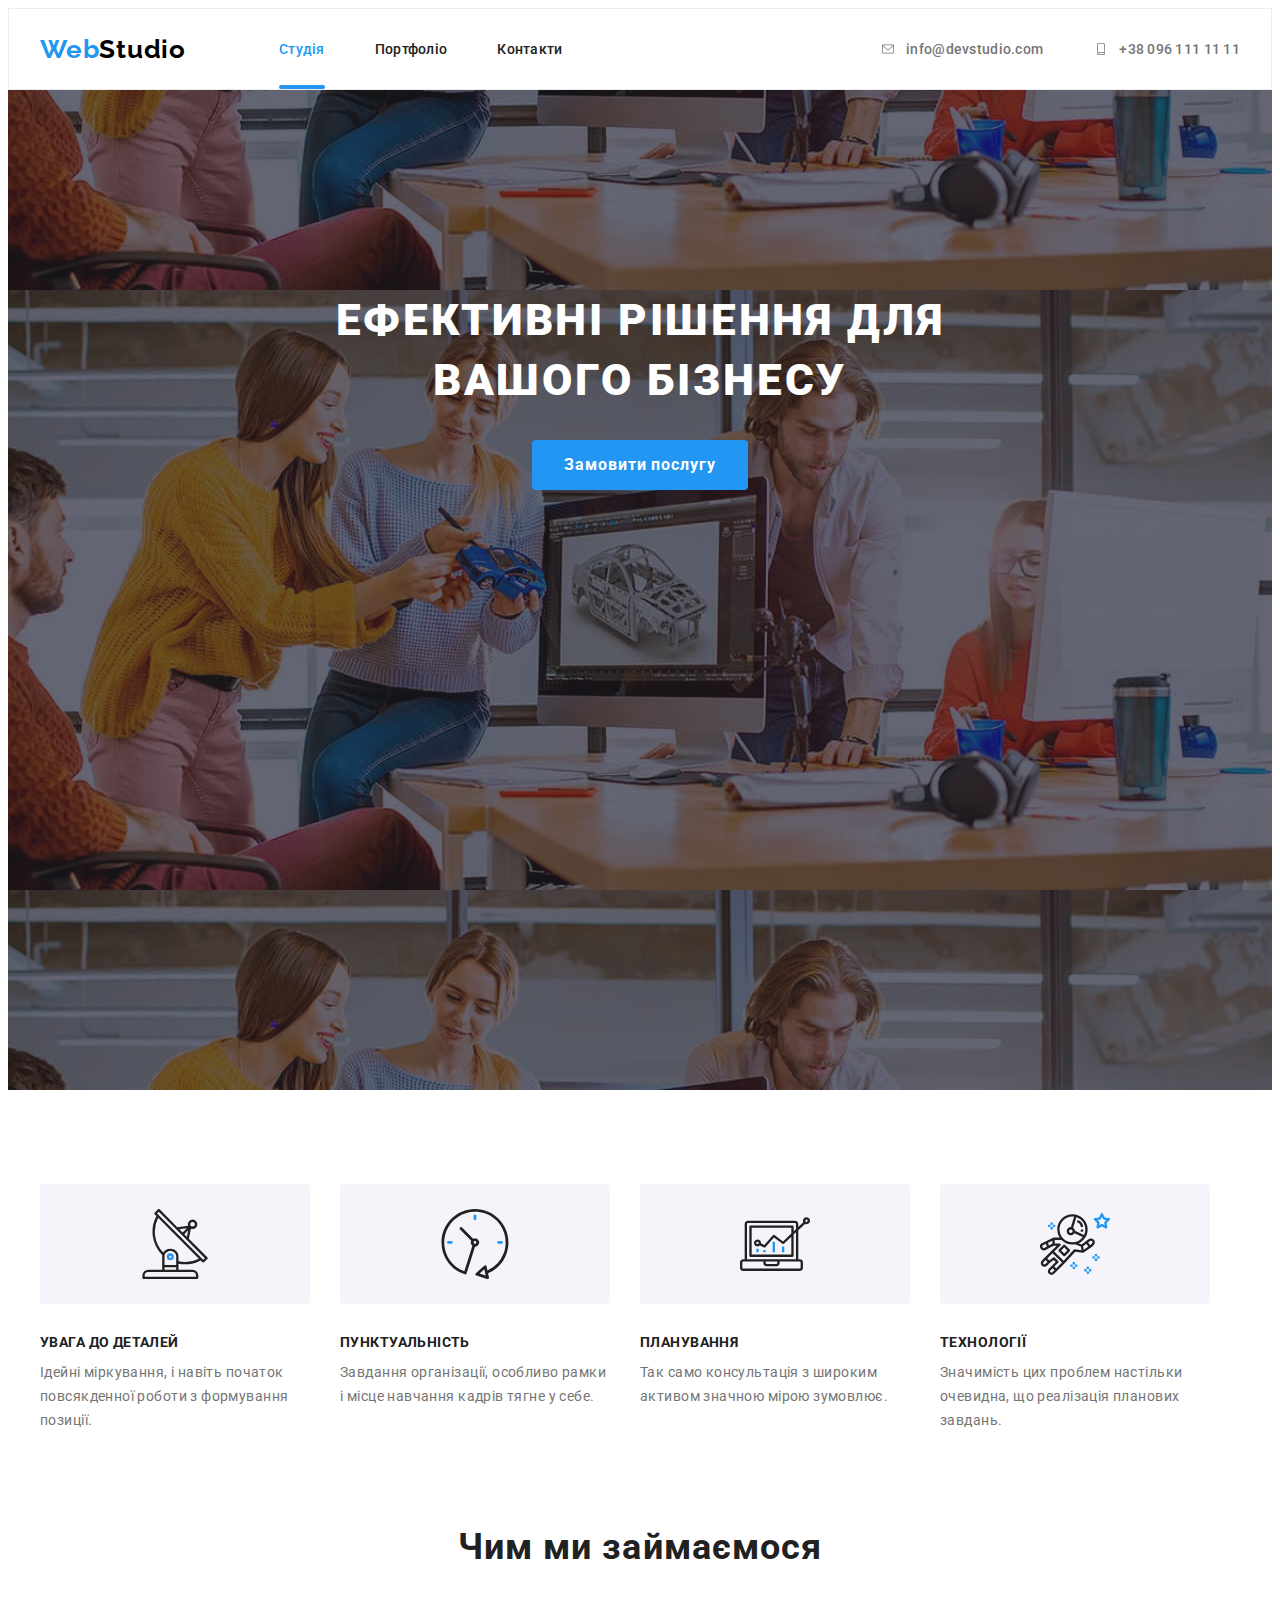
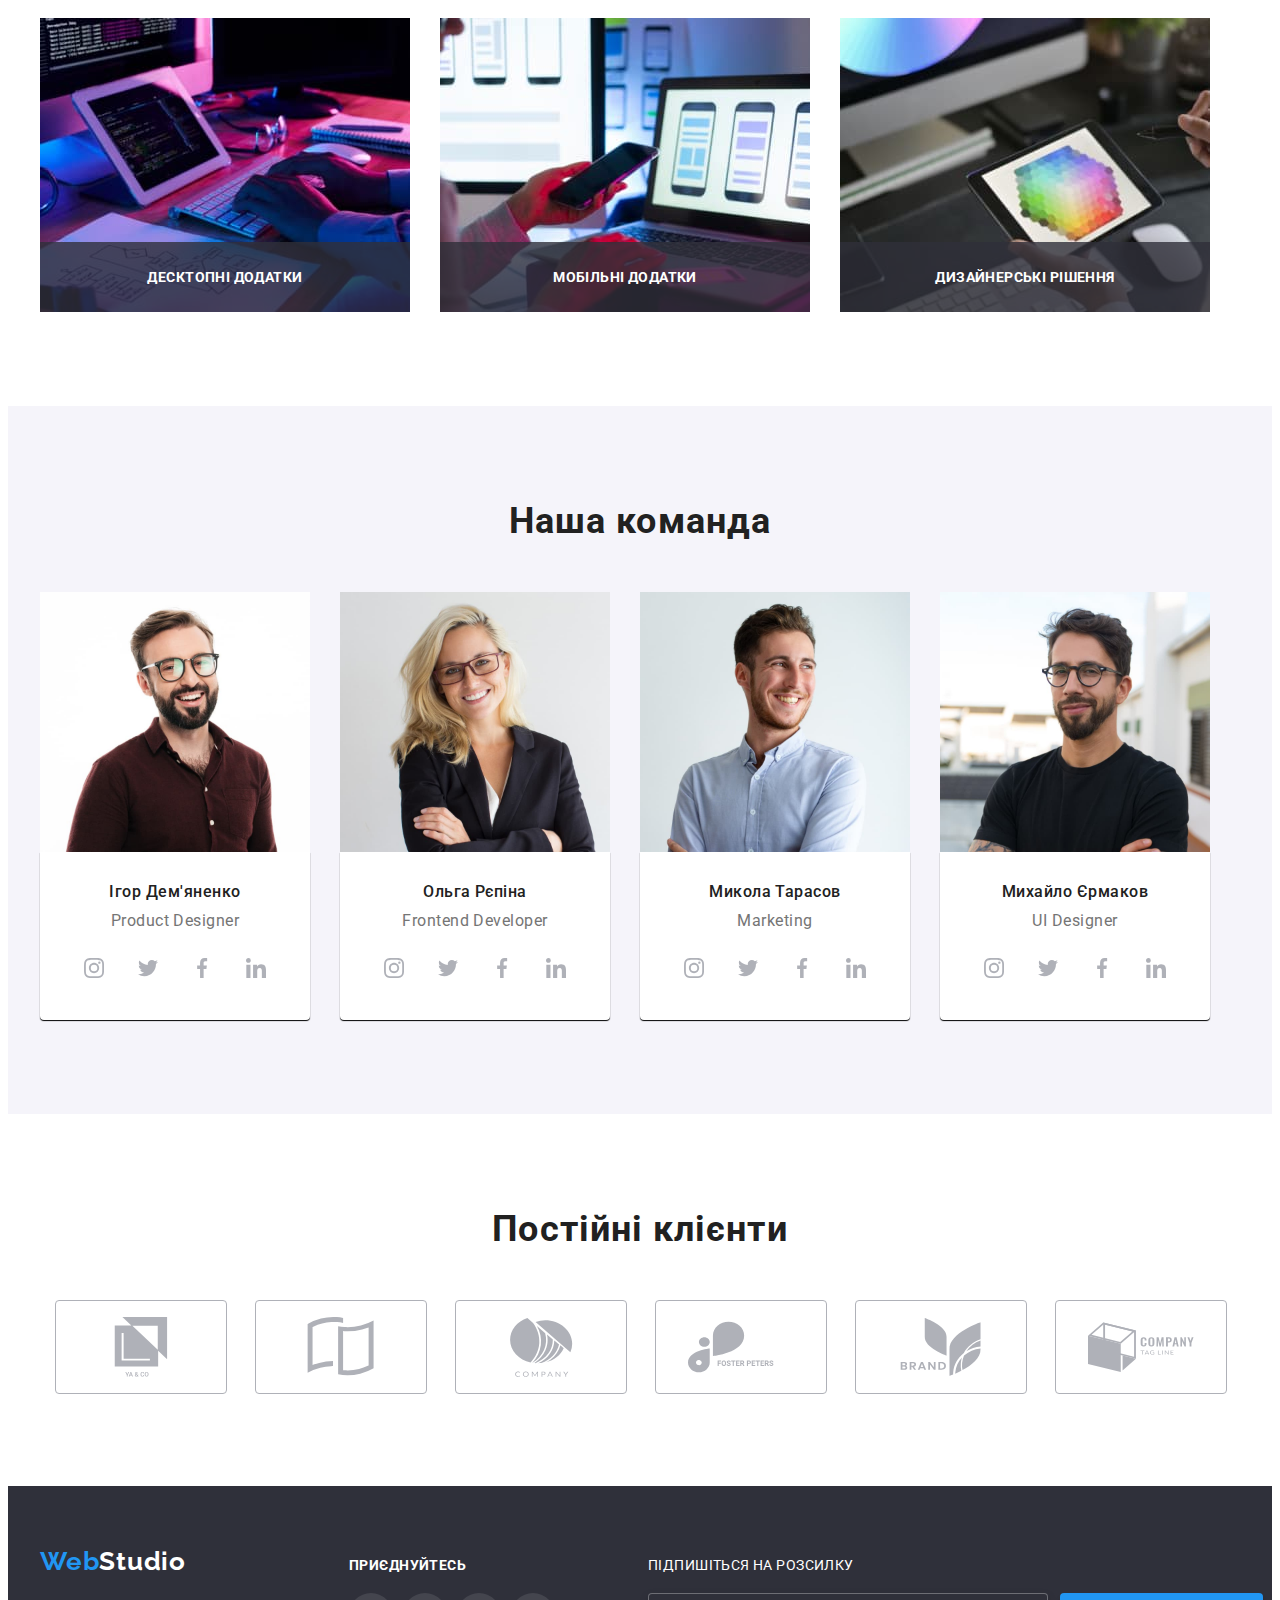
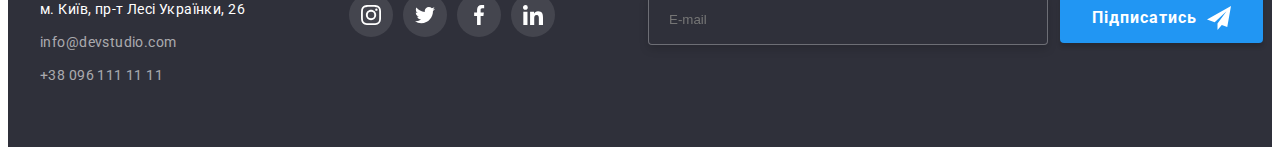
<file: index.html>
<!DOCTYPE html>
<html lang="uk">
  <head>
    <meta charset="UTF-8" />
    <meta http-equiv="X-UA-Compatible" content="IE=edge" />
    <meta name="viewport" content="width=device-width, initial-scale=1.0" />
    <title>WebStudio</title>
    <!-- modern-normalize -->
    <link
      rel="stylesheet"
      href="https://cdnjs.cloudflare.com/ajax/libs/modern-normalize/1.1.0/modern-normalize.min.css"
      integrity="sha512-wpPYUAdjBVSE4KJnH1VR1HeZfpl1ub8YT/NKx4PuQ5NmX2tKuGu6U/JRp5y+Y8XG2tV+wKQpNHVUX03MfMFn9Q=="
      crossorigin="anonymous"
      referrerpolicy="no-referrer"
    />
    <!-- fonts -->
    <link
      href="https://fonts.googleapis.com/css2?family=Raleway:wght@700&family=Roboto:wght@400;500;700;900&display=swap"
      rel="stylesheet"
    />
    <!-- styles css -->
    <link rel="stylesheet" href="./css/main.min.css">
    <!-- <link rel="stylesheet" href="./css/styles.css" /> -->
  </head>
  <body> 
    <header class="header">
      <div class="header-container container">
        <nav class="header-nav">
          <a href="./index.html" class="logo header-link"
            >Web<span class="name">Studio</span></a
          >
          <ul class="header-list site-nav list">
            <li class="header-item nav-list">
              <a href="" class="link currentlink current">Студія</a>
            </li>
            <li class="header-item nav-list">
              <a href="./portfolio.html" class="link">Портфоліо</a>
            </li>
            <li class="header-item nav-list">
              <a href="" class="link">Контакти</a>
            </li>
          </ul>
        </nav>
        <ul class="site-contact list">
          <li class=" nav-list">
            <a href="mailto:info@devstudio.com" class="header-link link">
              <svg class="header-icon" width="16" height="12">
                <use href="./img/icons/icons.svg#icon-envelope"></use>
              </svg>
              info@devstudio.com
            </a>
          </li>
          <li class="header-contact nav-list">
            <a href="tel:380961111111" class="header-link link">
              <svg class="header-icon" width="16" height="12">
                <use href="./img/icons/icons.svg#icon-smartphone"></use>
              </svg>
              +38 096 111 11 11</a
            >
          </li>
        </ul>
      </div>
    </header>
    <main>
      <section class="hero section">
        <div class="container">
          <h1 class="hero-title">Ефективні рішення для вашого бізнесу</h1>
          <button type="button" class="hero-button" data-modal-open >Замовити послугу</button>
        </div>
      </section>
      <section class="features__section section">
        <div class="features__container container">
          <h2 class="visually-hidden">Особистості</h2>
          <ul class="features__list list">
            <li class="features__descr">
              <div class="features__wrapper">
                <svg class="features__item" width="70" height="70">
                  <use href="./img/icons/icons.svg#icon-antenna"></use>
                </svg>
              </div>
              <h3 class="feature__title">Увага до деталей</h3>
              <p class="feature__examples">
                Ідейні міркування, і навіть початок повсякденної роботи з
                формування позиції.
              </p>
            </li>
            <li class="features__descr">
              <div class="features__wrapper">
                <svg class="features__item" width="70" height="70">
                  <use href="./img/icons/icons.svg#icon-clock"></use>
                </svg>
              </div>
              <h3 class="feature__title">Пунктуальність</h3>
              <p class="feature__examples">
                Завдання організації, особливо рамки і місце навчання кадрів
                тягне у себе.
              </p>
            </li>
            <li class="features__descr">
              <div class="features__wrapper">
                <svg class="features__item" width="70" height="70">
                  <use href="./img/icons/icons.svg#icon-diagram-1"></use>
                </svg>
              </div>
              <h3 class="feature__title">Планування</h3>
              <p class="feature__examples">
                Так само консультація з широким активом значною мірою зумовлює.
              </p>
            </li>
            <li class="features__descr">
              <div class="features__wrapper">
                <svg class="features__item" width="70" height="70">
                  <use href="./img/icons/icons.svg#icon-astronaut"></use>
                </svg>
              </div>
              <h3 class="feature__title">Технології</h3>
              <p class="feature__examples">
                Значимість цих проблем настільки очевидна, що реалізація
                планових завдань.
              </p>
            </li>
          </ul>
        </div>
      </section>
      <section class="offers section">
        <div class="container">
          <h2 class="offers__title">Чим ми займаємося</h2>
          <ul class="offers__list list">
            <li class="offers__ex">
              <img
                src="./img/about-img-1.jpg"
                alt="Ком'ютерні рішення"
                width="370"
                height="294"
              />
              <div class="offers__overlay">
                <h3 class="offers__text">Десктопні додатки</h3>
              </div>
            </li>
            <li class="offers__ex">
              <img
                src="./img/about-img-2.jpg"
                alt="Мобільні рішення"
                width="370"
                height="294"
              />
              <div class="offers__overlay">
                <h3 class="offers__text">Мобільні додатки</h3>
              </div>
            </li>
            <li class="offers__ex">
              <img
                src="./img/about-img-3.jpg"
                alt="Дизайнерські рішення"
                width="370"
                height="294"
              />
              <div class="offers__overlay">
                <h3 class="offers__text">Дизайнерські рішення</h3>
              </div>
            </li>
          </ul>
        </div>
      </section>
      <section class="team-section section">
        <div class="container">
          <h2 class="offers__title section-title">Наша команда</h2>
          <ul class="participants-list list">
            <li class="list">
              <img
                class="section-picture"
                src="./img/team-img-1.jpg"
                alt="Учасник команди"
                width="270"
                height="260"
              />
              <div class="team-wrapper">
                <h3 class="part-second-title">Ігор Дем'яненко</h3>
                <p lang="en" class="part-list-element">Product Designer</p>

                <ul class="socials list">
                  <li>
                    <a
                      class="socials-link-main link"
                      href="https://www.instagram.com/"
                      target="_blank"
                      rel="noopener norefferer"
                      aria-label="Instagram icon"
                    >
                      <svg class="socials-icon-main" width="20" height="20">
                        <use
                          href="./img/icons/icons.svg#icon-instagram"
                        ></use></svg
                    ></a>
                  </li>
                  <li>
                    <a
                      class="socials-link-main link"
                      href="https://twitter.com/"
                      target="_blank"
                      rel="noopener norefferer"
                      aria-label="Twitter icon"
                    >
                      <svg class="socials-icon-main" width="20" height="20">
                        <use
                          href="./img/icons/icons.svg#icon-twitter"
                        ></use></svg
                    ></a>
                  </li>
                  <li>
                    <a
                      class="socials-link-main link"
                      href="icon-facebook"
                      target="_blank"
                      rel="noopener norefferer"
                      aria-label="Facebook icon"
                    >
                      <svg class="socials-icon-main" width="20" height="20">
                        <use
                          href="./img/icons/icons.svg#icon-facebook"
                        ></use></svg
                    ></a>
                  </li>
                  <li>
                    <a
                      class="socials-link-main link"
                      href="https://www.linkedin.com/"
                      target="_blank"
                      rel="noopener norefferer"
                      aria-label="LinkedIn icon"
                    >
                      <svg class="socials-icon-main" width="20" height="20">
                        <use
                          href="./img/icons/icons.svg#icon-linkedin"
                        ></use></svg
                    ></a>
                  </li>
                </ul>
              </div>
            </li>
            <li class="list">
              <img
                class="section-picture"
                src="./img/team-img-2.jpg"
                alt="Учасник команди"
                width="270"
                height="260"
              />
              <div class="team-wrapper">
                <h3 class="part-second-title">Ольга Рєпіна</h3>
                <p lang="en" class="part-list-element">Frontend Developer</p>
                <ul class="socials list">
                  <li>
                    <a
                      class="socials-link-main link"
                      href="https://www.instagram.com/"
                      target="_blank"
                      rel="noopener norefferer"
                      aria-label="Instagram icon"
                    >
                      <svg class="socials-icon-main" width="20" height="20">
                        <use
                          href="./img/icons/icons.svg#icon-instagram"
                        ></use></svg
                    ></a>
                  </li>
                  <li>
                    <a
                      class="socials-link-main link"
                      href="https://twitter.com/"
                      target="_blank"
                      rel="noopener norefferer"
                      aria-label="Twitter icon"
                    >
                      <svg class="socials-icon-main" width="20" height="20">
                        <use
                          href="./img/icons/icons.svg#icon-twitter"
                        ></use></svg
                    ></a>
                  </li>
                  <li>
                    <a
                      class="socials-link-main link"
                      href="icon-facebook"
                      target="_blank"
                      rel="noopener norefferer"
                      aria-label="Facebook icon"
                    >
                      <svg class="socials-icon-main" width="20" height="20">
                        <use
                          href="./img/icons/icons.svg#icon-facebook"
                        ></use></svg
                    ></a>
                  </li>
                  <li>
                    <a
                      class="socials-link-main link"
                      href="https://www.linkedin.com/"
                      target="_blank"
                      rel="noopener norefferer"
                      aria-label="LinkedIn icon"
                    >
                      <svg class="socials-icon-main" width="20" height="20">
                        <use
                          href="./img/icons/icons.svg#icon-linkedin"
                        ></use></svg
                    ></a>
                  </li>
                </ul>
              </div>
            </li>
            <li class="list">
              <img
                class="section-picture"
                src="./img/team-img-3.jpg"
                alt="Учасник команди"
                width="270"
                height="260"
              />
              <div class="team-wrapper">
                <h3 class="part-second-title">Микола Тарасов</h3>
                <p lang="en" class="part-list-element">Marketing</p>
                <ul class="socials list">
                  <li>
                    <a
                      class="socials-link-main link"
                      href="https://www.instagram.com/"
                      target="_blank"
                      rel="noopener norefferer"
                      aria-label="Instagram icon"
                    >
                      <svg class="socials-icon-main" width="20" height="20">
                        <use
                          href="./img/icons/icons.svg#icon-instagram"
                        ></use></svg
                    ></a>
                  </li>
                  <li>
                    <a
                      class="socials-link-main link"
                      href="https://twitter.com/"
                      target="_blank"
                      rel="noopener norefferer"
                      aria-label="Twitter icon"
                    >
                      <svg class="socials-icon-main" width="20" height="20">
                        <use
                          href="./img/icons/icons.svg#icon-twitter"
                        ></use></svg
                    ></a>
                  </li>
                  <li>
                    <a
                      class="socials-link-main link"
                      href="icon-facebook"
                      target="_blank"
                      rel="noopener norefferer"
                      aria-label="Facebook icon"
                    >
                      <svg class="socials-icon-main" width="20" height="20">
                        <use
                          href="./img/icons/icons.svg#icon-facebook"
                        ></use></svg
                    ></a>
                  </li>
                  <li>
                    <a
                      class="socials-link-main link"
                      href="https://www.linkedin.com/"
                      target="_blank"
                      rel="noopener norefferer"
                      aria-label="LinkedIn icon"
                    >
                      <svg class="socials-icon-main" width="20" height="20">
                        <use
                          href="./img/icons/icons.svg#icon-linkedin"
                        ></use></svg
                    ></a>
                  </li>
                </ul>
              </div>
            </li>
            <li class="list">
              <img
                class="section-picture"
                src="./img/team-img-4.jpg"
                alt="Учасник команди"
                width="270"
                height="260"
              />
              <div class="team-wrapper">
                <h3 class="part-second-title">Михайло Єрмаков</h3>
                <p lang="en" class="part-list-element">UI Designer</p>
                <ul class="socials list">
                  <li>
                    <a
                      class="socials-link-main link"
                      href="https://www.instagram.com/"
                      target="_blank"
                      rel="noopener norefferer"
                      aria-label="Instagram icon"
                    >
                      <svg class="socials-icon-main" width="20" height="20">
                        <use
                          href="./img/icons/icons.svg#icon-instagram"
                        ></use></svg
                    ></a>
                  </li>
                  <li>
                    <a
                      class="socials-link-main link"
                      href="https://twitter.com/"
                      target="_blank"
                      rel="noopener norefferer"
                      aria-label="Twitter icon"
                    >
                      <svg class="socials-icon-main" width="20" height="20">
                        <use
                          href="./img/icons/icons.svg#icon-twitter"
                        ></use></svg
                    ></a>
                  </li>
                  <li>
                    <a
                      class="socials-link-main link"
                      href="icon-facebook"
                      target="_blank"
                      rel="noopener norefferer"
                      aria-label="Facebook icon"
                    >
                      <svg class="socials-icon-main" width="20" height="20">
                        <use
                          href="./img/icons/icons.svg#icon-facebook"
                        ></use></svg
                    ></a>
                  </li>
                  <li>
                    <a
                      class="socials-link-main link"
                      href="https://www.linkedin.com/"
                      target="_blank"
                      rel="noopener norefferer"
                      aria-label="LinkedIn icon"
                    >
                      <svg class="socials-icon-main" width="20" height="20">
                        <use
                          href="./img/icons/icons.svg#icon-linkedin"
                        ></use></svg
                    ></a>
                  </li>
                </ul>
              </div>
            </li>
          </ul>
        </div>
      </section>
      <section class="section">
        <div class="container">
          <h2 class="clients__title">Постійні клієнти</h2>
          <ul class="clients list">
            <li class="clients__list">
              <a
                class="clients__link link"
                href=""
                target="_blank"
                rel="noopener norefferer"
                aria-label="Client icon"
              >
                <svg class="clients__icon" width="106" height="60">
                  <use href="./img/icons/icons.svg#icon-client1"></use>
                </svg>
              </a>
            </li>
            <li class="clients__list">
              <a
                class="clients__link link"
                href=""
                target="_blank"
                rel="noopener norefferer"
                aria-label="Client icon"
              >
                <svg class="clients__icon" width="106" height="60">
                  <use href="./img/icons/icons.svg#icon-client2"></use>
                </svg>
              </a>
            </li>
            <li class="clients__list">
              <a
                class="clients__link link"
                href=""
                target="_blank"
                rel="noopener norefferer"
                aria-label="Client icon"
              >
                <svg class="clients__icon" width="106" height="60">
                  <use href="./img/icons/icons.svg#icon-client3"></use>
                </svg>
              </a>
            </li>
            <li class="clients__list">
              <a
                class="clients__link link"
                href=""
                target="_blank"
                rel="noopener norefferer"
                aria-label="Client icon"
              >
                <svg class="clients__icon" width="106" height="60">
                  <use href="./img/icons/icons.svg#icon-client4"></use>
                </svg>
              </a>
            </li>
            <li class="clients__list">
              <a
                class="clients__link link"
                href=""
                target="_blank"
                rel="noopener norefferer"
                aria-label="Client icon"
              >
                <svg class="clients__icon" width="106" height="60">
                  <use href="./img/icons/icons.svg#icon-client5"></use>
                </svg>
              </a>
            </li>
            <li class="clients__list">
              <a
                class="clients__link link"
                href=""
                target="_blank"
                rel="noopener norefferer"
                aria-label="Client icon"
              >
                <svg class="clients__icon" width="106" height="60">
                  <use href="./img/icons/icons.svg#icon-client6"></use>
                </svg>
              </a>
            </li>
          </ul>
        </div>
      </section>
    </main>
    <footer class="footer">
      <div class="container footer-contact">
         <div class="">
          <a href="./index.html" class="footer-logo logo"
          >Web<span class="second-name">Studio</span></a
        >
        <address>
          <ul class="site-contact-list list">
            <li class="link-location link-general">
              <a
                href="https://goo.gl/maps/aaZ5fvwbRXGfr1e5A"
                target="_blank"
                rel="noopener noreferrer nofollow"
                class="link-location"
                >м. Київ, пр-т Лесі Українки, 26</a
              >
            </li>
            <li class="link-contact link-general">
              <a href="mailto:info@devstudio.com" class="link-contact-list"
                >info@devstudio.com</a
              >
            </li>
            <li class="link-contact link-general">
              <a href="tel:380961111111" class="link-contact-list"
                >+38 096 111 11 11</a
              >
            </li>
          </ul>
         </div>
          <div class="socials-footer">
            <h3 class="footer-header"">Приєднуйтесь</h3>
            <ul class="socials-footer-list">
              <li class="list">
                <a
                  class="socials-link link"
                  href="https://www.instagram.com/"
                  target="_blank"
                  rel="noopener norefferer"
                  aria-label="Instagram icon"
                >
                  <svg class="socials-icon" width="20" height="20">
                    <use href="./img/icons/icons.svg#icon-instagram"></use>
                  </svg>
                </a>
              </li>
              <li class="list">
                <a
                  class="socials-link link"
                  href="https://twitter.com/"
                  target="_blank"
                  rel="noopener norefferer"
                  aria-label="Twitter icon"
                >
                  <svg class="socials-icon" width="20" height="20">
                    <use href="./img/icons/icons.svg#icon-twitter"></use>
                  </svg>
                </a>
              </li>
              <li class="list">
                <a
                  class="socials-link link"
                  href="https://www.facebook.com/"
                  target="_blank"
                  rel="noopener norefferer"
                  aria-label="Facebook icon"
                >
                  <svg class="socials-icon" width="20" height="20">
                    <use href="./img/icons/icons.svg#icon-facebook"></use>
                  </svg>
                </a>
              </li>
              <li class="list">
                <a
                  class="socials-link link"
                  href="https://www.linkedin.com/"
                  target="_blank"
                  rel="noopener norefferer"
                  aria-label="LinkedIn icon"
                >
                  <svg class="socials-icon" width="20" height="20">
                    <use href="./img/icons/icons.svg#icon-linkedin"></use>
                  </svg>
                </a>
              </li>
            </ul>
          </div>
          <div class="sign-wrapper">
        <p class="sign-text footer-header">Підпишіться на розсилку</p>
      
          
       <form class="sign-form" name="sign-form">
        <input class="sign-field" type="email" name="user-email" id="email" placeholder="E-mail" >
          
        
        <div class="sign-field-btn">
          <button class="sign-btn" type="submit">Підписатись
            <svg class="sign-item" width="24" height="24">
          <use href="./img/icons/icons.svg#icon-icon-send"></use>
          </svg>
          </button>
          
        </div>

        </form>
        
      
        </div>
      </div>
        </address>
      </div>
      
    </footer>


    <p></p>
    
    <p></p>

    <div class="backdrop is-hidden" data-modal>
      <div class="modal">
        <button class="modal-button" data-modal-close>
          <svg class="modal-icon-close" width="18" height="18">
            <use href="./img/icons/icons.svg#icon-close"></use>
          </svg>
        </button>
        <strong class="modal-text">Залиште свої дані, ми вам передзвонимо</strong>
        <form class="modal-form" name="modal_form">
          <div class="modal-form-group" role="group">
            <label class="modal-form-label" for="user_name">Ім'я</label>
            <div class="modal-form-wrapper">
              <input class="modal-form-field" type="text" name="user_name" id="user_name">
              <svg class="modal-form-icon" width="18" height="18">
                <use href="./img/icons/icons.svg#icon-person-black"></use>
              </svg>
            </div>
            <label class="modal-form-label" for="user_phone">Телефон</label>
            <div class="modal-form-wrapper">
              <input class="modal-form-field" type="tel" name="user_phone" id="user_phone">
              <svg class="modal-form-icon" width="18" height="18">
                <use href="./img/icons/icons.svg#icon-phone-black"></use>
              </svg>
            </div>
            <label class="modal-form-label" for="user_mail">Пошта</label>
            <div class="modal-form-wrapper">
              <input class="modal-form-field" type="email" name="user_email" id="user_mail">
              <svg class="modal-form-icon" width="18" height="18">
                <use href="./img/icons/icons.svg#icon-email-black"></use>
              </svg>
            </div>
             <label class="modal-form-label" for="user_message">Коментар</label>
             <textarea class="modal-form-message" name="user_message" id="user-message" 
             rows="6"></textarea>
            </div>
             <div class="modal-form-agreement" role="group">
            <input class="modal-form-checkbox" type="checkbox" name="" id="user-agreement">
            <label class="modal-form-agreement-desc" for="user-agreement">Погоджуюся з розсилкою та приймаю <a href="" class="modal-form-agreement-link">Умови договору</a>
            </label>
          </div>
         
          <button class="modal-form-btn hero-button" type="submit">Відправити</button>
        </form>
      </div>
    </div>
    <script src="./js/modal.js"></script>
  </body>
</html>
</file>
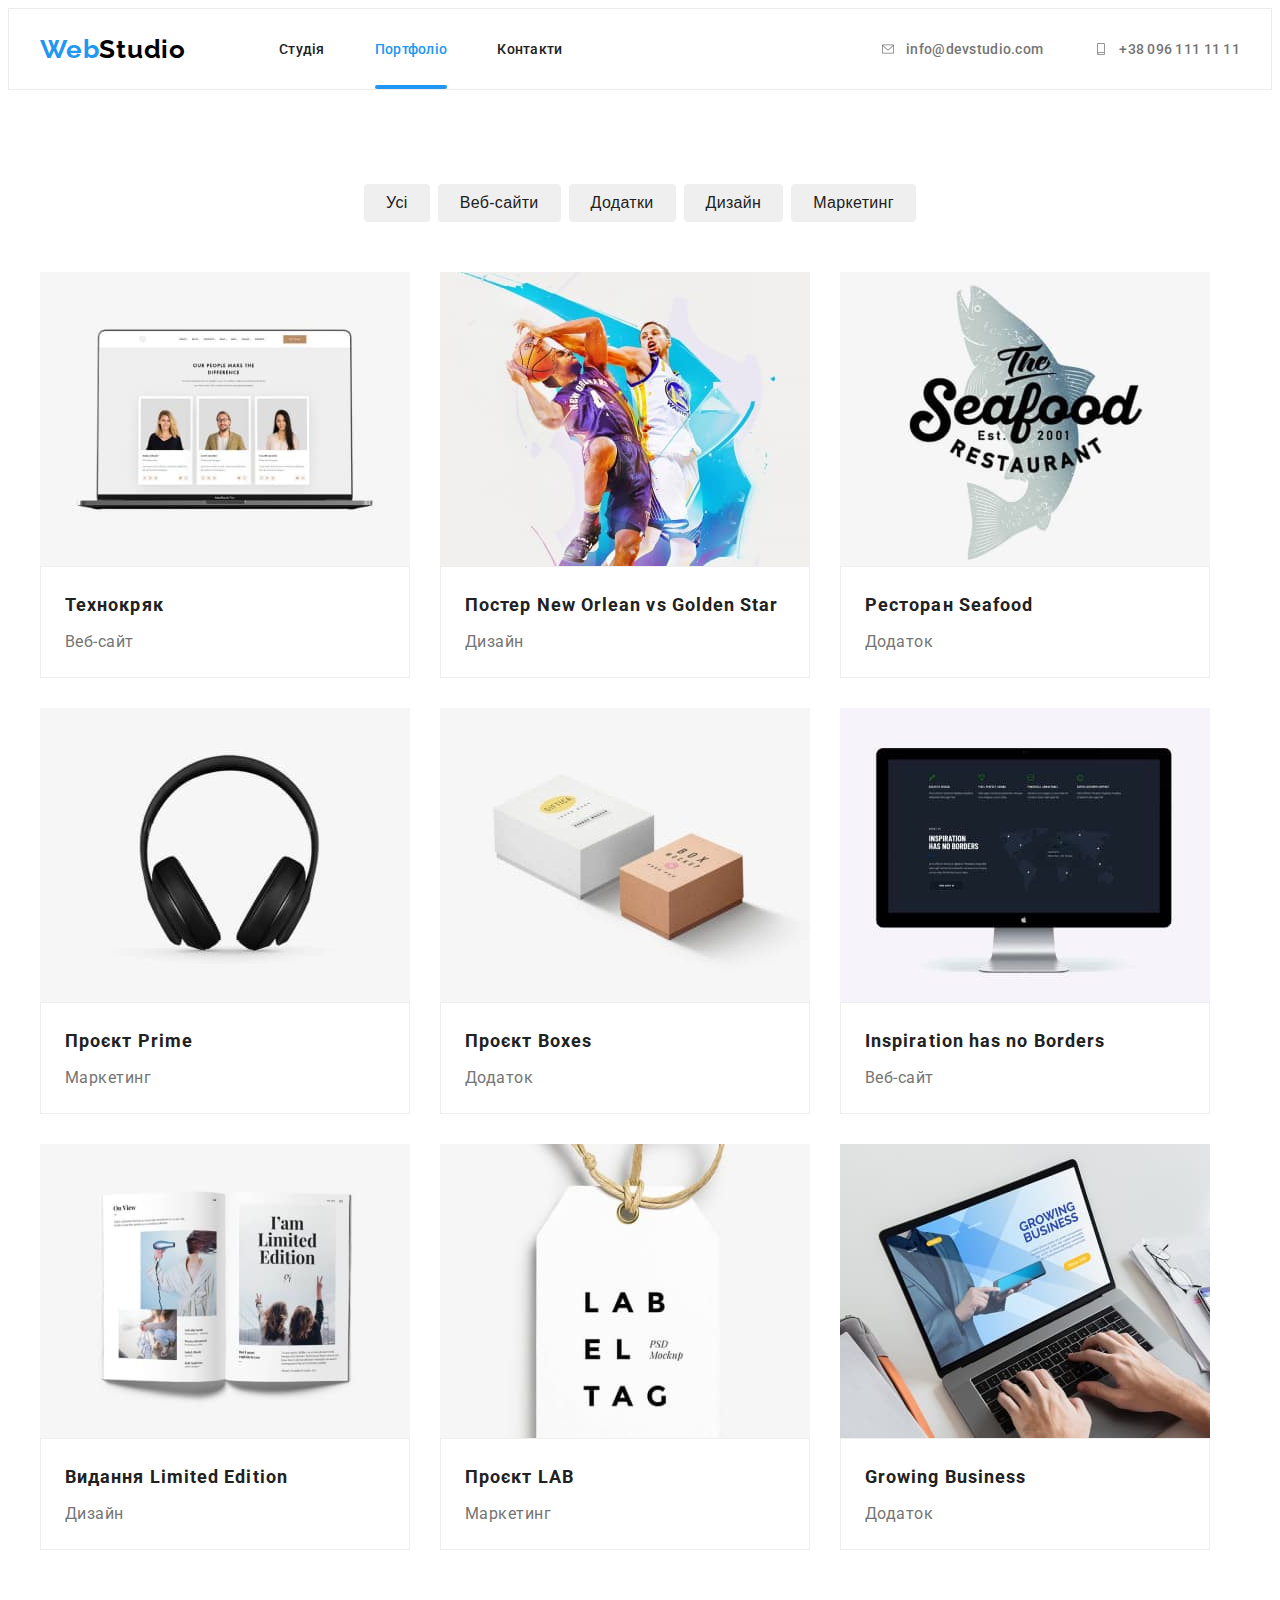
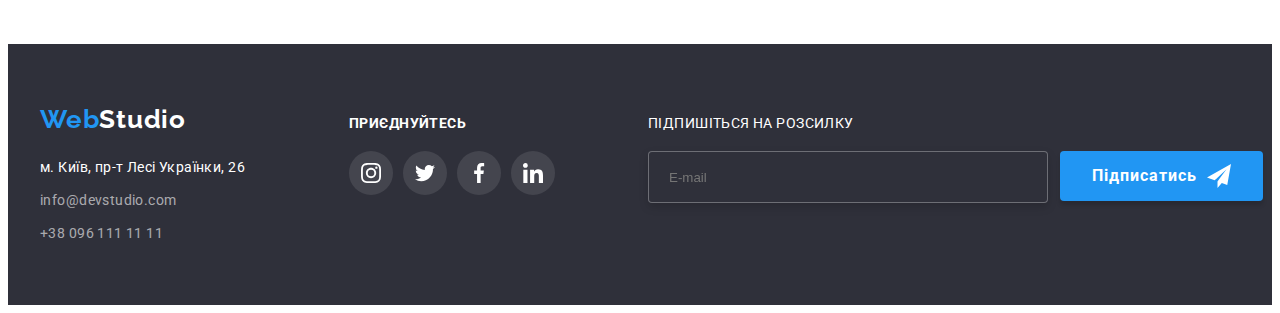
<file: portfolio.html>
<!DOCTYPE html>
<html lang="uk">
  <head>
    <meta charset="UTF-8" />
    <meta http-equiv="X-UA-Compatible" content="IE=edge" />
    <meta name="viewport" content="width=device-width, initial-scale=1.0" />
    <title>WebStudio</title>
    <!-- modern-normalize -->
    <link
      rel="stylesheet"
      href="https://cdnjs.cloudflare.com/ajax/libs/modern-normalize/1.1.0/modern-normalize.min.css"
      integrity="sha512-wpPYUAdjBVSE4KJnH1VR1HeZfpl1ub8YT/NKx4PuQ5NmX2tKuGu6U/JRp5y+Y8XG2tV+wKQpNHVUX03MfMFn9Q=="
      crossorigin="anonymous"
      referrerpolicy="no-referrer"
    />

    <!-- fonts -->
    <link
      href="https://fonts.googleapis.com/css2?family=Raleway:wght@700&family=Roboto:wght@400;500;700;900&display=swap"
      rel="stylesheet"
    />
    <!-- styles css -->
    <link rel="stylesheet" href="./css/main.min.css">
    <!-- <link rel="stylesheet" href="./css/styles.css" /> -->
  </head>
  <body>
    <header class="header">
      <div class="header-container container">
        <nav class="header-nav">
          <a href="./index.html" class="logo header-link"
            >Web<span class="name">Studio</span></a
          >
          <ul class="header-list site-nav list">
            <li class="header-item nav-list">
              <a href="" class="link ">Студія</a>
            </li>
            <li class="header-item nav-list">
              <a href="./portfolio.html" class="link currentlink current">Портфоліо</a>
            </li>
            <li class="header-item nav-list">
              <a href="" class="link">Контакти</a>
            </li>
          </ul>
        </nav>
        <ul class="site-contact list">
          <li class=" nav-list">
            <a href="mailto:info@devstudio.com" class="header-link link">
              <svg class="header-icon" width="16" height="12">
                <use href="./img/icons/icons.svg#icon-envelope"></use>
              </svg>
              info@devstudio.com
            </a>
          </li>
          <li class="header-contact nav-list">
            <a href="tel:380961111111" class="header-link link">
              <svg class="header-icon" width="16" height="12">
                <use href="./img/icons/icons.svg#icon-smartphone"></use>
              </svg>
              +38 096 111 11 11</a
            >
          </li>
        </ul>
      </div>
    </header>
    <main class="portfolio-general">
      <!-- <h1>Портфоліо</h1> -->
      <section class="section">
        <div class="container">
          <h1 class="visually-hidden">Портфоліо</h1>
          <ul class="portfolio-list list">
            <li class="portfolio-list-link">
              <button type="button" class="portfolio-list-button">Усі</button>
            </li>
            <li class="portfolio-list-link">
              <button type="button" class="portfolio-list-button">
                Веб-сайти
              </button>
            </li>
            <li class="portfolio-list-link">
              <button type="button" class="portfolio-list-button">
                Додатки
              </button>
            </li>
            <li class="portfolio-list-link">
              <button type="button" class="portfolio-list-button">
                Дизайн
              </button>
            </li>
            <li class="portfolio-list-link">
              <button type="button" class="portfolio-list-button">
                Маркетинг
              </button>
            </li>
          </ul>
          <ul class="portfolio-examples list">
            <li class="list">
              <a href="" class="portfolio-examples-link"
              >
               
                <div class="portfolio-thumb">
                  <img class="portfolio-thumb"
                    src="./img/portfolio-img-1.jpg"
                    alt="Портфоліо веб-сайту: Технокряк"
                    width="370"
                    height="294"
                  
                  />
                   <div class="portfolio-overlay">
                    <p class="portfolio-overlay-text">Ресурс пропонує комплексні пропозиції з різним рівнем функціоналу та сервісів. Все це дозволить відвідувачу отримати вичерпні відомості про компанію чи приватну особу.</p>
                  </div>
                </div>
                
                
               
                <div class="portfolio-wrapper">
                  <h2 class="portfolio-header">Технокряк</h2>
                  <p class="portfolio-descr">Веб-сайт</p>
                </div></a
              >
              
            </li>
            <li class="list">
              <a href="" class="portfolio-examples-link">
                <div class="portfolio-thumb">
                  <img
                    src="./img/portfolio-img-2.jpg"
                    alt="Портфоліо постеру"
                    width="370"
                    height="294"
                  />
                  <div class="portfolio-overlay">
                    <p class="portfolio-overlay-text">Ресурс пропонує комплексні пропозиції з різним рівнем функціоналу та сервісів. Все це дозволить відвідувачу отримати вичерпні відомості про компанію чи приватну особу.</p>
                  </div>
                </div>
                <div class="portfolio-wrapper">
                  <h2 class="portfolio-header">
                    Постер New Orlean vs Golden Star
                  </h2>
                  <p class="portfolio-descr">Дизайн</p>
                </div></a
              >
              
            </li>
            <li class="list">
              <a href="" class="portfolio-examples-link">
                <div class="portfolio-thumb">
                  <img
                    src="./img/portfolio-img-3.jpg"
                    alt="Портфоліо рибного ресторану"
                    width="370"
                    height="294"
                  />
                  <div class="portfolio-overlay">
                    <p class="portfolio-overlay-text">Ресурс пропонує комплексні пропозиції з різним рівнем функціоналу та сервісів. Все це дозволить відвідувачу отримати вичерпні відомості про компанію чи приватну особу.</p>
                  </div>
                </div>
                <div class="portfolio-wrapper">
                  <h2 class="portfolio-header">Ресторан Seafood</h2>
                  <p class="portfolio-descr">Додаток</p>
                </div></a
              >
              
            </li>
            <li class="list">
              <a href="" class="portfolio-examples-link">
                <div class="portfolio-thumb">
                  <img
                    src="./img/portfolio-img-4.jpg"
                    alt="Портфоліо проекту"
                    width="370"
                    height="294"
                  />
                  <div class="portfolio-overlay">
                    <p class="portfolio-overlay-text">Ресурс пропонує комплексні пропозиції з різним рівнем функціоналу та сервісів. Все це дозволить відвідувачу отримати вичерпні відомості про компанію чи приватну особу.</p>
                  </div>
                </div>
                <div class="portfolio-wrapper">
                  <h2 class="portfolio-header">Проєкт Prime</h2>
                  <p class="portfolio-descr">Маркетинг</p>
                </div></a
              >
              
            </li>
            <li class="list">
              <a href="" class="portfolio-examples-link">
                <div class="portfolio-thumb">
                  <img
                    src="./img/portfolio-img-5.jpg"
                    alt="Портфоліо додатку"
                    width="370"
                    height="294"
                  />
                  <div class="portfolio-overlay">
                    <p class="portfolio-overlay-text">Ресурс пропонує комплексні пропозиції з різним рівнем функціоналу та сервісів. Все це дозволить відвідувачу отримати вичерпні відомості про компанію чи приватну особу.</p>
                  </div>
                </div>
                <div class="portfolio-wrapper">
                  <h2 class="portfolio-header">Проєкт Boxes</h2>
                  <p class="portfolio-descr">Додаток</p>
                </div></a
              >
               
            </li>
            <li class="list">
              <a href="" class="portfolio-examples-link">
                <div class="portfolio-thumb">
                  <img
                    src="./img/portfolio-img-6.jpg"
                    alt="Портфоліо веб-сайту: Натхнення не має кордонів"
                    width="370"
                    height="294"
                  />
                  <div class="portfolio-overlay">
                    <p class="portfolio-overlay-text">Ресурс пропонує комплексні пропозиції з різним рівнем функціоналу та сервісів. Все це дозволить відвідувачу отримати вичерпні відомості про компанію чи приватну особу.</p>
                </div>
                </div>

                <div class="portfolio-wrapper">
                  <h2 class="portfolio-header">Inspiration has no Borders</h2>
                  <p class="portfolio-descr">Веб-сайт</p>
                </div></a
              >
               
            <li class="list">
              <a href="" class="portfolio-examples-link">
                <div class="portfolio-thumb">
                  <img
                    src="./img/portfolio-img-7.jpg"
                    alt="Портфоліо дизайну видання"
                    width="370"
                    height="294"
                  />
                  <div class="portfolio-overlay">
                    <p class="portfolio-overlay-text">Ресурс пропонує комплексні пропозиції з різним рівнем функціоналу та сервісів. Все це дозволить відвідувачу отримати вичерпні відомості про компанію чи приватну особу.</p>
                  </div>
                </div>
                <div class="portfolio-wrapper">
                  <h2 class="portfolio-header">Видання Limited Edition</h2>
                  <p class="portfolio-descr">Дизайн</p>
                </div></a
              >
               
            </li>
            <li class="list">
              <a href="" class="portfolio-examples-link">
                <div class="portfolio-thumb">
                  <img
                    src="./img/portfolio-img-8.jpg"
                    alt="Портфоліо маркетингового проекту"
                    width="370"
                    height="294"
                  />
                  <div class="portfolio-overlay">
                    <p class="portfolio-overlay-text">Ресурс пропонує комплексні пропозиції з різним рівнем функціоналу та сервісів. Все це дозволить відвідувачу отримати вичерпні відомості про компанію чи приватну особу.</p>
                  </div>
                </div>
                <div class="portfolio-wrapper">
                  <h2 class="portfolio-header">Проєкт LAB</h2>
                  <p class="portfolio-descr">Маркетинг</p>
                </div></a
              >
               
            </li>
            <li class="list">
              <a href="" class="portfolio-examples-link">
                <div class="portfolio-thumb">
                  <img
                    src="./img/portfolio-img-9.jpg"
                    alt="Портфоліо бізнес-додатку"
                    width="370"
                    height="294"
                  />
                  <div class="portfolio-overlay">
                    <p class="portfolio-overlay-text">Ресурс пропонує комплексні пропозиції з різним рівнем функціоналу та сервісів. Все це дозволить відвідувачу отримати вичерпні відомості про компанію чи приватну особу.</p>
                  </div>
                </div>
                <div class="portfolio-wrapper">
                  <h2 class="portfolio-header">Growing Business</h2>
                  <p class="portfolio-descr">Додаток</p>
                </div></a
              >
              
            </li>
          </ul>
        </div>
      </section>
    </main>

      <footer class="footer">
      <div class="container footer-contact">
         <div class="">
          <a href="./index.html" class="footer-logo logo"
          >Web<span class="second-name">Studio</span></a
        >
        <address>
          <ul class="site-contact-list list">
            <li class="link-location link-general">
              <a
                href="https://goo.gl/maps/aaZ5fvwbRXGfr1e5A"
                target="_blank"
                rel="noopener noreferrer nofollow"
                class="link-location"
                >м. Київ, пр-т Лесі Українки, 26</a
              >
            </li>
            <li class="link-contact link-general">
              <a href="mailto:info@devstudio.com" class="link-contact-list"
                >info@devstudio.com</a
              >
            </li>
            <li class="link-contact link-general">
              <a href="tel:380961111111" class="link-contact-list"
                >+38 096 111 11 11</a
              >
            </li>
          </ul>
         </div>
          <div class="socials-footer">
            <h3 class="footer-header"">Приєднуйтесь</h3>
            <ul class="socials-footer-list">
              <li class="list">
                <a
                  class="socials-link link"
                  href="https://www.instagram.com/"
                  target="_blank"
                  rel="noopener norefferer"
                  aria-label="Instagram icon"
                >
                  <svg class="socials-icon" width="20" height="20">
                    <use href="./img/icons/icons.svg#icon-instagram"></use>
                  </svg>
                </a>
              </li>
              <li class="list">
                <a
                  class="socials-link link"
                  href="https://twitter.com/"
                  target="_blank"
                  rel="noopener norefferer"
                  aria-label="Twitter icon"
                >
                  <svg class="socials-icon" width="20" height="20">
                    <use href="./img/icons/icons.svg#icon-twitter"></use>
                  </svg>
                </a>
              </li>
              <li class="list">
                <a
                  class="socials-link link"
                  href="https://www.facebook.com/"
                  target="_blank"
                  rel="noopener norefferer"
                  aria-label="Facebook icon"
                >
                  <svg class="socials-icon" width="20" height="20">
                    <use href="./img/icons/icons.svg#icon-facebook"></use>
                  </svg>
                </a>
              </li>
              <li class="list">
                <a
                  class="socials-link link"
                  href="https://www.linkedin.com/"
                  target="_blank"
                  rel="noopener norefferer"
                  aria-label="LinkedIn icon"
                >
                  <svg class="socials-icon" width="20" height="20">
                    <use href="./img/icons/icons.svg#icon-linkedin"></use>
                  </svg>
                </a>
              </li>
            </ul>
          </div>
          <div class="sign-wrapper">
        <p class="sign-text footer-header">Підпишіться на розсилку</p>
      
          
       <form class="sign-form" name="sign-form">
        <input class="sign-field" type="email" name="user-email" id="email" placeholder="E-mail" >
          
        
        <div class="sign-field-btn">
          <button class="sign-btn" type="submit">Підписатись
            <svg class="sign-item" width="24" height="24">
          <use href="./img/icons/icons.svg#icon-icon-send"></use>
          </svg>
          </button>
          
        </div>

        </form>
        
      
        </div>
      </div>
        </address>
      </div>
      
    </footer>
  </body>
</html>

<!-- fjfj -->
</file>
<file: css/styles.css>
/* палітра 
колір основного тексту #212121 
вторинний колір #757575 
заголовок H1 #FFFFFF 
Логотип - #000000 #2196F3 
колір кнопки - #FFFFFF , 
background: #2196F3 
колір навігації header  #757575
колір навігації footer rgba(255, 255, 255, 0.6) 
навігація адреси #FFFFFF 

*/
/* :root {
  --primary-text-color: #212121;
  --secondary-text-color: #757575;
  --additional-color: #ffffff;
  --accent-color: #2196f3;
  --icon-color: #afb1b8;
} */
/* head {
  background-color: var(--additional-color);
} */
/* reset
h1,
h2,
h3,
h4,
h5,
h6,
p {
  margin: 0;
}
.list {
  list-style: none;
  margin: 0;
  padding: 0;
}
img {
  display: block;
} */
/* reset */

/* .section {
  padding-top: 94px;
  padding-bottom: 94px;
}
.container {
  width: 1200px;
  padding-left: 15px;
  padding-right: 15px;
  margin: 0 auto;
} */

/* оформлення флекс для header */

/* body {
  font-family: 'Roboto', sans-serif;
  font-size: 14px;
  background-color: var(--additional-color);
  color: var(--primary-text-color);
} */
/* header */

/* .header {
  border: 1px solid #ececec;
}
.header-container {
  display: flex;
  align-items: center;
}
.header-nav {
  display: flex;
  align-items: center;
}
.header-list {
  margin-right: 94px;
}
.header-list {
  display: flex;
  align-items: center;
  gap: 50px;
} */
/* .site-contact {
  display: flex;
  align-items: center;
  gap: 50px;
}
.site-contact {
  margin-left: auto;
} */

/* .logo {
  text-decoration: none;
} */
/* .logo {
  display: block;
  color: var(--accent-color);
  font-family: 'Raleway', sans-serif;
  margin-right: 93px;

  font-style: normal;
  font-weight: 700;
  font-size: 26px;
  line-height: calc(31 / 26);
  letter-spacing: 0.03em;
}

.name {
  color: #000000;
}
.second-name {
  color: var(--additional-color);
} */

/* .site-nav .link {
  text-decoration: none;
} */

/* .site-nav .link {
  display: block;
  padding-top: 32px;
  padding-bottom: 32px;
  color: var(--primary-text-color);
  font-weight: 500;
  line-height: calc(16 / 14);
  letter-spacing: 0.02em;
  transition-property: color;
  transition-duration: 250ms;
  transition-timing-function: cubic-bezier(0.4, 0, 0.2, 1);
}
.site-nav .link:hover,
.site-nav .link:focus {
  color: var(--accent-color);
}
.site-nav .currentlink {
  color: var(--accent-color);
}
.nav-list {
  position: relative;
}

.current::after {
  content: '';
  position: absolute;
  bottom: 0px;
  left: 0px;

  width: 100%;
  height: 4px;
  background-color: var(--accent-color);
  border-radius: 2px;
}

.site-contact {
  list-style: none;
}
.site-contact .link {
  text-decoration: none;
}
.header-icon {
  fill: currentColor;
  margin-right: 10px;
}

.site-contact .link {
  display: flex;
  align-items: center;
  padding-top: 32px;
  padding-bottom: 32px;
  color: var(--secondary-text-color);
  font-weight: 500;
  line-height: calc(16 / 14);
  letter-spacing: 0.02em;
  color: var(--secondary-text-color);
  transition-property: color;
  transition-duration: 250ms;
  transition-timing-function: cubic-bezier(0.4, 0, 0.2, 1);
}
.site-contact .link:not(:last child) {
  margin-right: 30px;
}

.site-contact .link:hover,
.site-contact .link:focus {
  color: var(--accent-color);
} */

/* .hero {
  padding: 200px 0px;
  margin-left: auto;
  margin-right: auto;
  height: 600px;
  max-width: 1600px;
  background-color: #c4c4c4;

  background-image: linear-gradient(
      rgba(47, 48, 58, 0.4),
      rgba(47, 48, 58, 0.4)
    ),
    url(../img/hero-img.jpg);
  background-position: center;
}

.hero-title {
  width: 696px;
  margin-left: auto;
  margin-right: auto;
  margin-bottom: 30px;
  color: var(--additional-color);
  font-weight: 900;
  font-size: 44px;
  line-height: calc(60 / 44);
  text-align: center;
  letter-spacing: 0.06em;
  text-transform: uppercase;
}
.hero-button {
  margin: auto;
  display: block;
  min-width: 216px;
  min-height: 50px;
  padding: 10px 32px;
  color: var(--additional-color);
  background-color: var(--accent-color);
  font-family: 'Roboto';
  font-weight: 700;
  font-size: 16px;
  line-height: calc(30 / 16);
  align-items: center;
  text-align: center;
  letter-spacing: 0.06em;
  border: none;
  border-radius: 4px;
  cursor: pointer;
}

.hero-button:hover,
.hero-button:focus {
  color: var(--additional-color);
  background-color: var(--accent-color);
} */
/* hidden header */
/* .visually-hidden {
  position: absolute;
  width: 1px;
  height: 1px;
  margin: -1px;
  border: 0;
  padding: 0;

  white-space: nowrap;
  clip-path: inset(100%);
  clip: rect(0 0 0 0);
  overflow: hidden;
} */

/* hidden header */
/* .features__list {
  list-style: none;
}

.features__section .features__list {
  display: flex;
  flex-wrap: wrap;
}
.features__list .features__descr {
  margin-right: 30px;
}
.features__list .features__descr:last-child {
  margin-right: 0px;
}

.features__wrapper {
  display: flex;
  align-items: center;
  justify-content: center;
  height: 120px;
  background-color: #f5f4fa;
  border-radius: 4px;
}
.features__list .feature__title {
  margin-top: 30px;
  margin-bottom: 10px;
  font-size: 14px;
  line-height: calc(16 / 14);
  letter-spacing: 0.03em;
  text-transform: uppercase;
}

.features__list .feature__examples {
  width: 270px;
  color: var(--secondary-text-color);
  line-height: calc(24 / 14);
  letter-spacing: 0.03em;
} */

/* section work оформлення flex */
/* .offers {
  padding-top: 0px;
}
.offers .list {
  display: flex;
  flex-wrap: wrap;
}
.offers__title {
  margin-bottom: 50px;
  font-size: 36px;
  line-height: calc(42 / 36);
  text-align: center;
  letter-spacing: 0.03em;
}
.offers__ex {
  list-style: none;
}
.offers__list .offers__ex {
  position: relative;
  margin-right: 30px;
}
.offers__list .offers__ex:last-child {
  margin-right: 0px;
}

.offers__overlay {
  position: absolute;
  bottom: 0px;
  width: 100%;
  padding-top: 27px;
  padding-bottom: 27px;
  background-color: rgba(47, 48, 58, 0.8);
}
.offers__text {
  font-style: normal;
  font-size: 14px;
  line-height: calc(16 / 14);
  text-align: center;
  text-transform: uppercase;
  letter-spacing: 0.03em;
  color: var(--additional-color);
} */
/* section work оформлення flex */
/* .team-wrapper {
  padding-top: 30px;
  padding-bottom: 30px;
  background-color: #ffffff;
  border-radius: 0px 0px 4px 4px;
  box-shadow: 0px 1px 1px #000000;
}
.list .part-second-title {
  margin-bottom: 10px;
  font-weight: 500;
  font-size: 16px;
  line-height: calc(19 / 16);
  text-align: center;
  letter-spacing: 0.03em;
}

.list .part-list-element {
  font-size: 16px;
  line-height: calc(19 / 16);
  text-align: center;
  letter-spacing: 0.03em;
  color: var(--secondary-text-color);
}

.socials {
  display: flex;
  justify-content: center;
  align-items: center;
  gap: 10px;
}
.socials-link-main {
  display: flex;
  justify-content: center;
  align-items: center;
  width: 44px;
  height: 44px;
  border-radius: 50%;

  transition-property: background-color, color;
  transition-duration: 250ms;
  transition-timing-function: cubic-bezier(0.4, 0, 0.2, 1);
}
.socials-icon-main {
  fill: var(--icon-color);
}
.socials-link-main:hover,
.socials-link-main:focus {
  background-color: var(--accent-color);
}
.socials-link-main:hover .socials-icon-main {
  fill: var(--additional-color);
}

.team-section {
  background-color: #f5f4fa;
}

.team-section .list {
  list-style: none;
}
.participants-list {
  display: flex;
  flex-wrap: wrap;
}
.participants-list .list {
  margin-right: 30px;
}
.participants-list .list:last-child {
  margin-right: 0px;
}
.part-list-element {
  margin-bottom: 16px;
} */
/* оформлення картинок для секції наші постійні клієнти */
/* .clients__title {
  font-style: normal;
  font-size: 36px;
  line-height: calc(42 / 36);
  text-align: center;
  letter-spacing: 0.03em;
  margin-bottom: 50px;
}

.clients {
  text-decoration: none;
}

.clients {
  display: flex;
  align-items: center;
  justify-content: center;
  gap: 30px;
}
.clients__list {
  width: 170px;
  height: 92px;
}
.clients__link:hover,
.clients__link:focus {
  color: var(--accent-color);
  border: 1px solid var(--accent-color);
}
.clients__link {
  display: flex;
  justify-content: center;
  align-items: center;
  width: 100%;
  height: 100%;
  border: 1px solid var(--icon-color);
  border-radius: 4px;
  background-color: #ffffff;
  color: var(--icon-color);
  transition-property: color, border;
  transition-duration: 250ms;
  transition-timing-function: cubic-bezier(0.4, 0, 0.2, 1);
}
.clients__icon {
  fill: currentColor;
} */

/* оформлення картинок для секції наші постійні клієнти */

/* margin logo? */
/* .logo-name {
  margin-bottom: 20px;
} */

/* оформлення флекс для footer */
/* 
footer {
  background-color: #2f303a;
  padding-top: 60px;
  padding-bottom: 60px;
}
address {
  font-style: normal;
}
.footer-logo {
  margin-bottom: 20px;
}

.site-contact-list .link-location {
  list-style: none;
  text-decoration: none;
}
.site-contact-list .link-contact {
  list-style: none;
  text-decoration: none;
}

.site-contact-list .link-general {
  margin-bottom: 9px;
}
.site-contact-list .link-general:last-child {
  margin-bottom: 0px;
}
.site-contact-list .link-location {
  line-height: calc(24 / 14);
  letter-spacing: 0.03em;
  color: var(--additional-color);
}

.site-contact-list .link-contact-list:hover,
.site-contact-list .link-contact-list:focus {
  color: var(--accent-color);
}
.site-contact-list .link-contact-list {
  text-decoration: none;
  list-style: none;
}
.site-contact-list .link-contact-list {
  line-height: calc(24 / 14);
  letter-spacing: 0.03em;
  color: rgba(255, 255, 255, 0.6);
  transition-property: color;
  transition-duration: 250ms;
  transition-timing-function: cubic-bezier(0.4, 0, 0.2, 1);
}

.footer-contact {
  display: flex;

  align-items: baseline;
}
.socials-footer {
  margin-left: 70px;
}

.socials-footer-list {
  display: flex;
  margin-top: 0px;
  margin-bottom: 0px;
  padding-left: 0px;
  gap: 10px;
}

.footer-header {
  font-style: normal;
  font-size: 14px;
  line-height: calc(16 / 14);
  letter-spacing: 0.03em;
  text-transform: uppercase;
  color: #ffffff;
  margin-bottom: 20px;
}

.socials-footer-list .socials-link {
  color: var(--additional-color);
}
.socials-link {
  display: flex;
  justify-content: center;
  align-items: center;
  width: 44px;
  height: 44px;
  border-radius: 50%;
  background-color: rgba(255, 255, 255, 0.1);

  transition-property: background-color, color;
  transition-duration: 250ms;
  transition-timing-function: cubic-bezier(0.4, 0, 0.2, 1);
}
.socials-icon {
  fill: var(--additional-color);
}
.socials-link:hover,
.socials-link:focus {
  background-color: #2196f3;
  /* color: var(--additional-color); */
}

/* Footer input */
/* .sign-form {
  display: flex;
}
.sign-wrapper {
  align-items: baseline;
  align-content: center;
  margin-left: 93px;
}
.sign-field {
  margin-right: 12px;
  padding: 0 20px;
  width: 358px;
  height: 50px;
  background-color: #2f303a;
  border: none;
  border: 1px solid rgba(255, 255, 255, 0.3);
  filter: drop-shadow(0px 4px 4px rgba(0, 0, 0, 0.15));
  border-radius: 4px;
  color: var(--additional-color);
}
.sign-fiend::placeholder {
  font-size: 16px;
  line-height: calc(20 / 16);
  letter-spacing: 0.03em;
  color: rgba(255, 255, 255, 0.6);
  transform: translateX(16px);
}
.sign-field-mark {
  position: absolute;
  font-style: normal;
  font-size: 16px;
  line-height: calc(20 / 16);
  letter-spacing: 0.03em;
  color: rgba(255, 255, 255, 0.6);
}

.sign-btn {
  display: inline-flex;
  align-items: center;
  padding: 10px 32px;
  gap: 10px;

  min-height: 50px;
  color: var(--additional-color);
  background-color: var(--accent-color);
  font-family: 'Roboto';
  font-weight: 700;
  font-size: 16px;
  line-height: calc(30 / 16);

  letter-spacing: 0.06em;
  border: none;
  border-radius: 4px;
  box-shadow: 0px 4px 4px rgba(0, 0, 0, 0.15);
  cursor: pointer;
}

.sign-item {
  fill: #ffffff;
} */ */

/* Footer input*/

/* css для сторінки Портфоліо */
/*  пробую початок */

/* оформлення сітки з картинок */
/* .portfolio-examples {
  display: flex;
  flex-wrap: wrap;
  gap: 30px;
}


.portfolio-list .portfolio-list-link {
  list-style: none;
}


.portfolio-list {
  display: flex;
  justify-content: center;
  margin-bottom: 50px;
  gap: 8px;
}

.portfolio-list-link:last-child {
  margin-right: 0px;
}


.portfolio-list .portfolio-list-button {
  min-height: 38px;
  font-weight: 500;
  font-size: 16px;
  line-height: calc(16 / 14);
  letter-spacing: 0.02em;
  cursor: pointer;
  color: var(--primary-text-color);
  border: none;
  padding: 6px 22px;
  border-radius: 4px;
  transition-property: color, background-color, box-shadow;
  transition-duration: 250ms;
  transition-timing-function: cubic-bezier(0.4, 0, 0.2, 1);
}
.portfolio-list .portfolio-list-button:hover,
.portfolio-list .portfolio-list-button:focus {
  color: var(--additional-color);
  background-color: var(--accent-color);
  box-shadow: 0px 3px 1px rgba(0, 0, 0, 0.1), 0px 1px 2px rgba(0, 0, 0, 0.08),
    0px 2px 2px rgba(0, 0, 0, 0.12);
}

.portfolio-examples .list {
  list-style: none;
}
.portfolio-examples-link {
  text-decoration: none;
}
.portfolio-examples-link {
  display: block;
  transition-property: box-shadow;
  transition-duration: 250ms;
  transition-timing-function: cubic-bezier(0.4, 0, 0.2, 1);
}
.portfolio-examples-link:hover,
.portfolio-examples-link:focus {
  box-shadow: 0px 1px 1px rgba(0, 0, 0, 0.12), 0px 4px 4px rgba(0, 0, 0, 0.06),
    1px 4px 6px rgba(0, 0, 0, 0.16);
}
.portfolio-wrapper {
  padding: 20px 24px;
  border: 1px solid #eeeeee;
}
.portfolio-examples .portfolio-header {
  margin-bottom: 4px;
  font-size: 18px;
  line-height: calc(36 / 18);
  letter-spacing: 0.06em;
  color: var(--primary-text-color);
}
.portfolio-examples .portfolio-descr {
  font-size: 16px;
  line-height: calc(30 / 16);
  letter-spacing: 0.03em;
  color: var(--secondary-text-color);
} */

/* .portfolio-thumb {
  position: relative;
}
.portfolio-overlay {
  position: absolute;
  content: '';
  top: 0px;
  left: 0px;
  width: 100%;
  height: 100%;
  padding-top: 63px;
  padding-bottom: 63px;
  padding-left: 24px;
  padding-right: 24px;

  background-color: rgba(33, 150, 243, 0.9);
  /* opacity: 0; */
  /* transform: translateY(100%);
  transition-property: transform;
  transition-duration: 250ms;
  transition-timing-function: cubic-bezier(0.4, 0, 0.2, 1);
}
.portfolio-examples-link:hover .portfolio-overlay {
  transform: translateY(0%);
  animation: bottom-to-top 1000ms ease 200ms 1 both;
}
.portfolio-thumb {
  overflow: hidden;
}
.portfolio-overlay-text {
  display: flex;
  align-items: center;



  font-style: normal;
  font-size: 18px;
  line-height: calc(28 / 18);
  letter-spacing: 0.03em;
  color: var(--additional-color);
} */ */

/* модальне вікно */
/* .backdrop {
  position: fixed;
  top: 0;
  left: 0;
  width: 100%;
  height: 100%;
  background-color: rgba(0, 0, 0, 0.2);
  transition-property: opacity, visibility;
  transition-duration: 250ms;
  transition-timing-function: cubic-bezier(0.4, 0, 0.2, 1);
}
.backdrop.is-hidden {
  visibility: hidden;
  opacity: 0;
  pointer-events: none;
}
.modal {
  position: relative;
  padding: 40px;
  width: 528px;
  height: 581px;
  background-color: var(--additional-color);
  box-shadow: 0px 1px 3px rgba(0, 0, 0, 0.12), 0px 1px 1px rgba(0, 0, 0, 0.14),
    0px 2px 1px rgba(0, 0, 0, 0.2);
  border-radius: 4px;
  position: absolute;
  top: 50%;
  left: 50%;
  transform: translate(-50%, -50%);
}

.portfolio-try {
  animation: left-to-right 100ms ease 200ms 1 both;
}


.modal-button {
  position: absolute;
  top: 6px;
  right: 6px;
  width: 30px;
  height: 30px;
  padding: 0;
  display: inline-flex;
  align-items: center;
  justify-content: center;
  background-color: transparent;
  border-radius: 50%;
  border: 1px solid rgba(0, 0, 0, 0.1);
}
.modal-form-close {
  background-size: contain;
  align-items: center;
}
.is-hidden {
  visibility: hidden;
  opacity: 0;
  pointer-events: none;
}

.modal-text {
  display: block;

  text-align: center;
  margin-bottom: 12px;
  font-weight: 700;
  font-size: 20px;
  line-height: calc(30 / 20);
  letter-spacing: 0.03em;
}
.modal-form-group {
  margin-bottom: 20px;
}
.modal-form-label {
  display: block;
  margin-bottom: 4px;
  font-size: 12px;
  line-height: 14px;
  letter-spacing: 0.01em;
  color: var(--secondary-text-color);
}
.modal-form-wrapper {
  position: relative;
  margin-bottom: 10px;
}
.modal-form-field {
  padding-left: 42px;
  width: 100%;
  height: 40px;
  border: 1px solid rgba(33, 33, 33, 0.2);
  border-radius: 4px;
  outline: 1px solid transparent;
  outline-offset: -1px;
  transition-property: fill;
  transition-duration: 250ms;
  transition-timing-function: cubic-bezier(0.4, 0, 0.2, 1);
}
.modal-form-field:focus {
  outline-color: var(--accent-color);
}
.modal-form-icon {
  position: absolute;
  top: 50%;
  left: 15px;
  transform: translateY(-50%);
  fill: var(--primary-text-color);
}
.modal-form-field:focus + .modal-form-icon {
  fill: var(--accent-color);
}
.modal-form-message {
  display: block;
  padding: 12px 16px;
  width: 100%;
  height: 120px;
  resize: none;
  border: 1px solid rgba(33, 33, 33, 0.2);
  border-radius: 4px;
  outline: 1px solid transparent;
  outline-offset: -1px;
  transition-property: outline-color;
  transition-duration: 250ms;
  transition-timing-function: cubic-bezier(0.4, 0, 0.2, 1);
}
.modal-form-message:focus {
  outline-color: var(--accent-color);
}
.modal-form-agreement {
  display: flex;
  align-items: center;
  justify-content: center;
  gap: 9px;
  margin-bottom: 30px;
}
.modal-form-agreement-desc {
  color: var(--secondary-text-color);
}
.modal-form-agreement-link {
  color: var(--accent-color);
}
.modal-form-checkbox {
  appearance: none;
  width: 16px;
  height: 15px;
  border-radius: 2px;
  outline: 2px solid transparent;
  outline-offset: -2px;
  border: 2px solid var(--primary-text-color);
  border-radius: 2px;
  background-position: center;
  background-repeat: no-repeat;
  background-size: 0;
  transition-property: background-size, outline-color? background-color;
  transition-duration: 250ms;
  transition-timing-function: cubic-bezier(0.4, 0, 0.2, 1);
}
.modal-form-checkbox:checked {
  outline-color: var(--accent-color);
  background-color: var(--accent-color);
  background-image: url("data:image/svg+xml,%3Csvg width='13' height='10' viewBox='0 0 13 10' fill='none' xmlns='http://www.w3.org/2000/svg'%3E%3Cpath d='M1.95703 4.75166L1.88825 4.68604L1.81923 4.75141L0.93123 5.59258L0.854858 5.66492L0.930974 5.73753L4.42671 9.07236L4.49574 9.1382L4.56476 9.07236L12.069 1.91352L12.1449 1.84116L12.069 1.76881L11.1873 0.927644L11.1183 0.861826L11.0493 0.927611L4.49577 7.17353L1.95703 4.75166Z' fill='white' stroke='white' stroke-width='0.2'/%3E%3C/svg%3E%0A");
  background-size: 11px 8px;
} */


/* @keyframes bottom-to-top {
  0% {
    opacity: 0;
    transform: translateY(100px);
  }

  100% {
    opacity: 1;
    transform: translateY(0px);
  }
} */
</file>
<file: css/main.min.css>
h1,h2,h3,h4,h5,h6,p{margin:0}.list{list-style:none;margin:0;padding:0}img{display:block}.logo{text-decoration:none}.site-nav .link{text-decoration:none}.container{width:1200px;padding-left:15px;padding-right:15px;margin:0 auto}.section{padding-top:94px;padding-bottom:94px}.header{border:1px solid #ececec}.header-container{display:-webkit-box;display:-ms-flexbox;display:flex;-webkit-box-align:center;-ms-flex-align:center;align-items:center}.header-nav{display:-webkit-box;display:-ms-flexbox;display:flex;-webkit-box-align:center;-ms-flex-align:center;align-items:center}.header-list{margin-right:94px}.header-list{display:-webkit-box;display:-ms-flexbox;display:flex;-webkit-box-align:center;-ms-flex-align:center;align-items:center;gap:50px}.site-contact{display:-webkit-box;display:-ms-flexbox;display:flex;-webkit-box-align:center;-ms-flex-align:center;align-items:center;gap:50px}.site-contact{margin-left:auto}.logo{display:block;color:var(--accent-color);font-family:"Raleway",sans-serif;margin-right:93px;font-style:normal;font-weight:700;font-size:26px;line-height:1.1923076923;letter-spacing:.03em}.name{color:#000}.second-name{color:var(--additional-color)}.site-nav .link{display:block;padding-top:32px;padding-bottom:32px;color:var(--primary-text-color);font-weight:500;line-height:1.1428571429;letter-spacing:.02em;-webkit-transition-property:color;transition-property:color;-webkit-transition-duration:250ms;transition-duration:250ms;-webkit-transition-timing-function:cubic-bezier(0.4, 0, 0.2, 1);transition-timing-function:cubic-bezier(0.4, 0, 0.2, 1)}.site-nav .link:hover,.site-nav .link:focus{color:var(--accent-color)}.site-nav .currentlink{color:var(--accent-color)}.nav-list{position:relative}.current::after{content:"";position:absolute;bottom:0px;left:0px;width:100%;height:4px;background-color:var(--accent-color);border-radius:2px}.site-contact{list-style:none}.site-contact .link{text-decoration:none}.header-icon{fill:currentColor;margin-right:10px}.site-contact .link{display:-webkit-box;display:-ms-flexbox;display:flex;-webkit-box-align:center;-ms-flex-align:center;align-items:center;padding-top:32px;padding-bottom:32px;color:var(--secondary-text-color);font-weight:500;line-height:1.1428571429;letter-spacing:.02em;color:var(--secondary-text-color);-webkit-transition-property:color;transition-property:color;-webkit-transition-duration:250ms;transition-duration:250ms;-webkit-transition-timing-function:cubic-bezier(0.4, 0, 0.2, 1);transition-timing-function:cubic-bezier(0.4, 0, 0.2, 1)}.site-contact .link:hover,.site-contact .link:focus{color:var(--accent-color)}.site-contact .link:not(:last child){margin-right:30px}.hero{padding:200px 0px;margin-left:auto;margin-right:auto;height:600px;max-width:1600px;background-color:#c4c4c4;background-image:-webkit-gradient(linear, left top, left bottom, from(rgba(47, 48, 58, 0.4)), to(rgba(47, 48, 58, 0.4))),url(../img/hero-img.jpg);background-image:linear-gradient(rgba(47, 48, 58, 0.4), rgba(47, 48, 58, 0.4)),url(../img/hero-img.jpg);background-position:center}.hero-title{width:696px;margin-left:auto;margin-right:auto;margin-bottom:30px;color:var(--additional-color);font-weight:900;font-size:44px;line-height:1.3636363636;text-align:center;letter-spacing:.06em;text-transform:uppercase}.hero-button{margin:auto;display:block;min-width:216px;min-height:50px;padding:10px 32px;color:var(--additional-color);background-color:var(--accent-color);font-family:"Roboto";font-weight:700;font-size:16px;line-height:1.875;-webkit-box-align:center;-ms-flex-align:center;align-items:center;text-align:center;letter-spacing:.06em;border:none;border-radius:4px;cursor:pointer}.hero-button:hover,.hero-button:focus{color:var(--additional-color);background-color:var(--accent-color)}.features__list{list-style:none}.features__section .features__list{display:-webkit-box;display:-ms-flexbox;display:flex;-ms-flex-wrap:wrap;flex-wrap:wrap}.features__list .features__descr{margin-right:30px}.features__list .features__descr:last-child{margin-right:0px}.features__wrapper{display:-webkit-box;display:-ms-flexbox;display:flex;-webkit-box-align:center;-ms-flex-align:center;align-items:center;-webkit-box-pack:center;-ms-flex-pack:center;justify-content:center;height:120px;background-color:#f5f4fa;border-radius:4px}.features__list .feature__title{margin-top:30px;margin-bottom:10px;font-size:14px;line-height:1.1428571429;letter-spacing:.03em;text-transform:uppercase}.features__list .feature__examples{width:270px;color:var(--secondary-text-color);line-height:1.7142857143;letter-spacing:.03em}.offers{padding-top:0px}.offers .list{display:-webkit-box;display:-ms-flexbox;display:flex;-ms-flex-wrap:wrap;flex-wrap:wrap}.offers__title{margin-bottom:50px;font-size:36px;line-height:1.1666666667;text-align:center;letter-spacing:.03em}.offers__ex{list-style:none}.offers__list .offers__ex{position:relative;margin-right:30px}.offers__list .offers__ex:last-child{margin-right:0px}.offers__overlay{position:absolute;bottom:0px;width:100%;padding-top:27px;padding-bottom:27px;background-color:rgba(47,48,58,.8)}.offers__text{font-style:normal;font-size:14px;line-height:1.1428571429;text-align:center;text-transform:uppercase;letter-spacing:.03em;color:var(--additional-color)}.team-wrapper{padding-top:30px;padding-bottom:30px;background-color:#fff;border-radius:0px 0px 4px 4px;-webkit-box-shadow:0px 1px 1px #000;box-shadow:0px 1px 1px #000}.list .part-second-title{margin-bottom:10px;font-weight:500;font-size:16px;line-height:1.1875;text-align:center;letter-spacing:.03em}.list .part-list-element{font-size:16px;line-height:1.1875;text-align:center;letter-spacing:.03em;color:var(--secondary-text-color)}.socials{display:-webkit-box;display:-ms-flexbox;display:flex;-webkit-box-pack:center;-ms-flex-pack:center;justify-content:center;-webkit-box-align:center;-ms-flex-align:center;align-items:center;gap:10px}.socials-link-main{display:-webkit-box;display:-ms-flexbox;display:flex;-webkit-box-pack:center;-ms-flex-pack:center;justify-content:center;-webkit-box-align:center;-ms-flex-align:center;align-items:center;width:44px;height:44px;border-radius:50%;-webkit-transition-property:background-color,color;transition-property:background-color,color;-webkit-transition-duration:250ms;transition-duration:250ms;-webkit-transition-timing-function:cubic-bezier(0.4, 0, 0.2, 1);transition-timing-function:cubic-bezier(0.4, 0, 0.2, 1)}.socials-icon-main{fill:var(--icon-color)}.socials-link-main:hover,.socials-link-main:focus{background-color:var(--accent-color)}.socials-link-main:hover .socials-icon-main{fill:var(--additional-color)}.team-section{background-color:#f5f4fa}.team-section .list{list-style:none}.participants-list{display:-webkit-box;display:-ms-flexbox;display:flex;-ms-flex-wrap:wrap;flex-wrap:wrap}.participants-list .list{margin-right:30px}.participants-list .list:last-child{margin-right:0px}.part-list-element{margin-bottom:16px}.clients__title{font-style:normal;font-size:36px;line-height:1.1666666667;text-align:center;letter-spacing:.03em;margin-bottom:50px}.clients{text-decoration:none}.clients{display:-webkit-box;display:-ms-flexbox;display:flex;-webkit-box-align:center;-ms-flex-align:center;align-items:center;-webkit-box-pack:center;-ms-flex-pack:center;justify-content:center;gap:30px}.clients__list{width:170px;height:92px}.clients__link:hover,.clients__link:focus{color:var(--accent-color);border:1px solid var(--accent-color)}.clients__link{display:-webkit-box;display:-ms-flexbox;display:flex;-webkit-box-pack:center;-ms-flex-pack:center;justify-content:center;-webkit-box-align:center;-ms-flex-align:center;align-items:center;width:100%;height:100%;border:1px solid var(--icon-color);border-radius:4px;background-color:#fff;color:var(--icon-color);-webkit-transition-property:color,border;transition-property:color,border;-webkit-transition-duration:250ms;transition-duration:250ms;-webkit-transition-timing-function:cubic-bezier(0.4, 0, 0.2, 1);transition-timing-function:cubic-bezier(0.4, 0, 0.2, 1)}.clients__icon{fill:currentColor}footer{background-color:#2f303a;padding-top:60px;padding-bottom:60px}address{font-style:normal}.footer-logo{margin-bottom:20px}.site-contact-list .link-location{list-style:none;text-decoration:none}.site-contact-list .link-contact{list-style:none;text-decoration:none}.site-contact-list .link-general{margin-bottom:9px}.site-contact-list .link-general:last-child{margin-bottom:0px}.site-contact-list .link-location{line-height:1.7142857143;letter-spacing:.03em;color:var(--additional-color)}.site-contact-list .link-contact-list:hover,.site-contact-list .link-contact-list:focus{color:var(--accent-color)}.site-contact-list .link-contact-list{text-decoration:none;list-style:none}.site-contact-list .link-contact-list{line-height:1.7142857143;letter-spacing:.03em;color:rgba(255,255,255,.6);-webkit-transition-property:color;transition-property:color;-webkit-transition-duration:250ms;transition-duration:250ms;-webkit-transition-timing-function:cubic-bezier(0.4, 0, 0.2, 1);transition-timing-function:cubic-bezier(0.4, 0, 0.2, 1)}.footer-contact{display:-webkit-box;display:-ms-flexbox;display:flex;-webkit-box-align:baseline;-ms-flex-align:baseline;align-items:baseline}.socials-footer{margin-left:70px}.socials-footer-list{display:-webkit-box;display:-ms-flexbox;display:flex;margin-top:0px;margin-bottom:0px;padding-left:0px;gap:10px}.footer-header{font-style:normal;font-size:14px;line-height:1.1428571429;letter-spacing:.03em;text-transform:uppercase;color:#fff;margin-bottom:20px}.socials-footer-list .socials-link{color:var(--additional-color)}.socials-link{display:-webkit-box;display:-ms-flexbox;display:flex;-webkit-box-pack:center;-ms-flex-pack:center;justify-content:center;-webkit-box-align:center;-ms-flex-align:center;align-items:center;width:44px;height:44px;border-radius:50%;background-color:rgba(255,255,255,.1);-webkit-transition-property:background-color,color;transition-property:background-color,color;-webkit-transition-duration:250ms;transition-duration:250ms;-webkit-transition-timing-function:cubic-bezier(0.4, 0, 0.2, 1);transition-timing-function:cubic-bezier(0.4, 0, 0.2, 1)}.socials-icon{fill:var(--additional-color)}.socials-link:hover,.socials-link:focus{background-color:#2196f3}.sign-form{display:-webkit-box;display:-ms-flexbox;display:flex}.sign-wrapper{-webkit-box-align:baseline;-ms-flex-align:baseline;align-items:baseline;-ms-flex-line-pack:center;align-content:center;margin-left:93px}.sign-field{margin-right:12px;padding:0 20px;width:358px;height:50px;background-color:#2f303a;border:none;border:1px solid rgba(255,255,255,.3);-webkit-filter:drop-shadow(0px 4px 4px rgba(0, 0, 0, 0.15));filter:drop-shadow(0px 4px 4px rgba(0, 0, 0, 0.15));border-radius:4px;color:var(--additional-color)}.sign-fiend::-webkit-input-placeholder{font-size:16px;line-height:1.25;letter-spacing:.03em;color:rgba(255,255,255,.6);-webkit-transform:translateX(16px);transform:translateX(16px)}.sign-fiend::-moz-placeholder{font-size:16px;line-height:1.25;letter-spacing:.03em;color:rgba(255,255,255,.6);transform:translateX(16px)}.sign-fiend:-ms-input-placeholder{font-size:16px;line-height:1.25;letter-spacing:.03em;color:rgba(255,255,255,.6);transform:translateX(16px)}.sign-fiend::-ms-input-placeholder{font-size:16px;line-height:1.25;letter-spacing:.03em;color:rgba(255,255,255,.6);transform:translateX(16px)}.sign-fiend::placeholder{font-size:16px;line-height:1.25;letter-spacing:.03em;color:rgba(255,255,255,.6);-webkit-transform:translateX(16px);transform:translateX(16px)}.sign-field-mark{position:absolute;font-style:normal;font-size:16px;line-height:1.25;letter-spacing:.03em;color:rgba(255,255,255,.6)}.sign-btn{display:-webkit-inline-box;display:-ms-inline-flexbox;display:inline-flex;-webkit-box-align:center;-ms-flex-align:center;align-items:center;padding:10px 32px;gap:10px;min-height:50px;color:var(--additional-color);background-color:var(--accent-color);font-family:"Roboto";font-weight:700;font-size:16px;line-height:1.875;letter-spacing:.06em;border:none;border-radius:4px;-webkit-box-shadow:0px 4px 4px rgba(0,0,0,.15);box-shadow:0px 4px 4px rgba(0,0,0,.15);cursor:pointer}.sign-item{fill:#fff}.portfolio-examples{display:-webkit-box;display:-ms-flexbox;display:flex;-ms-flex-wrap:wrap;flex-wrap:wrap;gap:30px}.portfolio-list .portfolio-list-link{list-style:none}.portfolio-list{display:-webkit-box;display:-ms-flexbox;display:flex;-webkit-box-pack:center;-ms-flex-pack:center;justify-content:center;margin-bottom:50px;gap:8px}.portfolio-list-link:last-child{margin-right:0px}.portfolio-list .portfolio-list-button{min-height:38px;font-weight:500;font-size:16px;line-height:1.1428571429;letter-spacing:.02em;cursor:pointer;color:var(--primary-text-color);border:none;padding:6px 22px;border-radius:4px;-webkit-transition-property:color,background-color,-webkit-box-shadow;transition-property:color,background-color,-webkit-box-shadow;transition-property:color,background-color,box-shadow;transition-property:color,background-color,box-shadow,-webkit-box-shadow;-webkit-transition-duration:250ms;transition-duration:250ms;-webkit-transition-timing-function:cubic-bezier(0.4, 0, 0.2, 1);transition-timing-function:cubic-bezier(0.4, 0, 0.2, 1)}.portfolio-list .portfolio-list-button:hover,.portfolio-list .portfolio-list-button:focus{color:var(--additional-color);background-color:var(--accent-color);-webkit-box-shadow:0px 3px 1px rgba(0,0,0,.1),0px 1px 2px rgba(0,0,0,.08),0px 2px 2px rgba(0,0,0,.12);box-shadow:0px 3px 1px rgba(0,0,0,.1),0px 1px 2px rgba(0,0,0,.08),0px 2px 2px rgba(0,0,0,.12)}.portfolio-examples .list{list-style:none}.portfolio-examples-link{text-decoration:none}.portfolio-examples-link{display:block;-webkit-transition-property:-webkit-box-shadow;transition-property:-webkit-box-shadow;transition-property:box-shadow;transition-property:box-shadow, -webkit-box-shadow;-webkit-transition-duration:250ms;transition-duration:250ms;-webkit-transition-timing-function:cubic-bezier(0.4, 0, 0.2, 1);transition-timing-function:cubic-bezier(0.4, 0, 0.2, 1)}.portfolio-examples-link:hover,.portfolio-examples-link:focus{-webkit-box-shadow:0px 1px 1px rgba(0,0,0,.12),0px 4px 4px rgba(0,0,0,.06),1px 4px 6px rgba(0,0,0,.16);box-shadow:0px 1px 1px rgba(0,0,0,.12),0px 4px 4px rgba(0,0,0,.06),1px 4px 6px rgba(0,0,0,.16)}.portfolio-wrapper{padding:20px 24px;border:1px solid #eee}.portfolio-examples .portfolio-header{margin-bottom:4px;font-size:18px;line-height:2;letter-spacing:.06em;color:var(--primary-text-color)}.portfolio-examples .portfolio-descr{font-size:16px;line-height:1.875;letter-spacing:.03em;color:var(--secondary-text-color)}.portfolio-thumb{position:relative}.portfolio-overlay{position:absolute;content:"";top:0px;left:0px;width:100%;height:100%;padding-top:63px;padding-bottom:63px;padding-left:24px;padding-right:24px;background-color:rgba(33,150,243,.9);-webkit-transform:translateY(100%);transform:translateY(100%);-webkit-transition-property:-webkit-transform;transition-property:-webkit-transform;transition-property:transform;transition-property:transform, -webkit-transform;-webkit-transition-duration:250ms;transition-duration:250ms;-webkit-transition-timing-function:cubic-bezier(0.4, 0, 0.2, 1);transition-timing-function:cubic-bezier(0.4, 0, 0.2, 1)}.portfolio-examples-link:hover .portfolio-overlay{-webkit-transform:translateY(0%);transform:translateY(0%);-webkit-animation:bottom-to-top 1000ms ease 200ms 1 both;animation:bottom-to-top 1000ms ease 200ms 1 both}.portfolio-thumb{overflow:hidden}.portfolio-overlay-text{display:-webkit-box;display:-ms-flexbox;display:flex;-webkit-box-align:center;-ms-flex-align:center;align-items:center;font-style:normal;font-size:18px;line-height:1.5555555556;letter-spacing:.03em;color:var(--additional-color)}.backdrop{position:fixed;top:0;left:0;width:100%;height:100%;background-color:rgba(0,0,0,.2);-webkit-transition-property:opacity,visibility;transition-property:opacity,visibility;-webkit-transition-duration:250ms;transition-duration:250ms;-webkit-transition-timing-function:cubic-bezier(0.4, 0, 0.2, 1);transition-timing-function:cubic-bezier(0.4, 0, 0.2, 1)}.backdrop.is-hidden{visibility:hidden;opacity:0;pointer-events:none}.modal{position:relative;padding:40px;width:528px;height:581px;background-color:var(--additional-color);-webkit-box-shadow:0px 1px 3px rgba(0,0,0,.12),0px 1px 1px rgba(0,0,0,.14),0px 2px 1px rgba(0,0,0,.2);box-shadow:0px 1px 3px rgba(0,0,0,.12),0px 1px 1px rgba(0,0,0,.14),0px 2px 1px rgba(0,0,0,.2);border-radius:4px;position:absolute;top:50%;left:50%;-webkit-transform:translate(-50%, -50%);transform:translate(-50%, -50%)}.portfolio-try{-webkit-animation:left-to-right 100ms ease 200ms 1 both;animation:left-to-right 100ms ease 200ms 1 both}.modal-button{position:absolute;top:6px;right:6px;width:30px;height:30px;padding:0;display:-webkit-inline-box;display:-ms-inline-flexbox;display:inline-flex;-webkit-box-align:center;-ms-flex-align:center;align-items:center;-webkit-box-pack:center;-ms-flex-pack:center;justify-content:center;background-color:rgba(0,0,0,0);border-radius:50%;border:1px solid rgba(0,0,0,.1)}.modal-form-close{background-size:contain;-webkit-box-align:center;-ms-flex-align:center;align-items:center}.is-hidden{visibility:hidden;opacity:0;pointer-events:none}.modal-text{display:block;text-align:center;margin-bottom:12px;font-weight:700;font-size:20px;line-height:1.5;letter-spacing:.03em}.modal-form-group{margin-bottom:20px}.modal-form-label{display:block;margin-bottom:4px;font-size:12px;line-height:14px;letter-spacing:.01em;color:var(--secondary-text-color)}.modal-form-wrapper{position:relative;margin-bottom:10px}.modal-form-field{padding-left:42px;width:100%;height:40px;border:1px solid rgba(33,33,33,.2);border-radius:4px;outline:1px solid rgba(0,0,0,0);outline-offset:-1px;-webkit-transition-property:fill;transition-property:fill;-webkit-transition-duration:250ms;transition-duration:250ms;-webkit-transition-timing-function:cubic-bezier(0.4, 0, 0.2, 1);transition-timing-function:cubic-bezier(0.4, 0, 0.2, 1)}.modal-form-field:focus{outline-color:var(--accent-color)}.modal-form-icon{position:absolute;top:50%;left:15px;-webkit-transform:translateY(-50%);transform:translateY(-50%);fill:var(--primary-text-color)}.modal-form-field:focus+.modal-form-icon{fill:var(--accent-color)}.modal-form-message{display:block;padding:12px 16px;width:100%;height:120px;resize:none;border:1px solid rgba(33,33,33,.2);border-radius:4px;outline:1px solid rgba(0,0,0,0);outline-offset:-1px;-webkit-transition-property:outline-color;transition-property:outline-color;-webkit-transition-duration:250ms;transition-duration:250ms;-webkit-transition-timing-function:cubic-bezier(0.4, 0, 0.2, 1);transition-timing-function:cubic-bezier(0.4, 0, 0.2, 1)}.modal-form-message:focus{outline-color:var(--accent-color)}.modal-form-agreement{display:-webkit-box;display:-ms-flexbox;display:flex;-webkit-box-align:center;-ms-flex-align:center;align-items:center;-webkit-box-pack:center;-ms-flex-pack:center;justify-content:center;gap:9px;margin-bottom:30px}.modal-form-agreement-desc{color:var(--secondary-text-color)}.modal-form-agreement-link{color:var(--accent-color)}.modal-form-checkbox{-webkit-appearance:none;-moz-appearance:none;appearance:none;width:16px;height:15px;border-radius:2px;outline:2px solid rgba(0,0,0,0);outline-offset:-2px;border:2px solid var(--primary-text-color);border-radius:2px;background-position:center;background-repeat:no-repeat;background-size:0;-webkit-transition-property:background-size,outline-color,background-color;transition-property:background-size,outline-color,background-color;-webkit-transition-duration:250ms;transition-duration:250ms;-webkit-transition-timing-function:cubic-bezier(0.4, 0, 0.2, 1);transition-timing-function:cubic-bezier(0.4, 0, 0.2, 1)}.modal-form-checkbox:checked{outline-color:var(--accent-color);background-color:var(--accent-color);background-image:url("data:image/svg+xml,%3Csvg width='13' height='10' viewBox='0 0 13 10' fill='none' xmlns='http://www.w3.org/2000/svg'%3E%3Cpath d='M1.95703 4.75166L1.88825 4.68604L1.81923 4.75141L0.93123 5.59258L0.854858 5.66492L0.930974 5.73753L4.42671 9.07236L4.49574 9.1382L4.56476 9.07236L12.069 1.91352L12.1449 1.84116L12.069 1.76881L11.1873 0.927644L11.1183 0.861826L11.0493 0.927611L4.49577 7.17353L1.95703 4.75166Z' fill='white' stroke='white' stroke-width='0.2'/%3E%3C/svg%3E%0A");background-size:11px 8px}@-webkit-keyframes bottom-to-top{0%{opacity:0;-webkit-transform:translateY(100px);transform:translateY(100px)}100%{opacity:1;-webkit-transform:translateY(0px);transform:translateY(0px)}}@keyframes bottom-to-top{0%{opacity:0;-webkit-transform:translateY(100px);transform:translateY(100px)}100%{opacity:1;-webkit-transform:translateY(0px);transform:translateY(0px)}}:root{--primary-text-color: #212121;--secondary-text-color: #757575;--additional-color: #ffffff;--accent-color: #2196f3;--icon-color: #afb1b8}head{background-color:var(--additional-color)}body{font-family:"Roboto",sans-serif;font-size:14px;background-color:var(--additional-color);color:var(--primary-text-color)}.visually-hidden{position:absolute;width:1px;height:1px;margin:-1px;border:0;padding:0;white-space:nowrap;-webkit-clip-path:inset(100%);clip-path:inset(100%);clip:rect(0 0 0 0);overflow:hidden}/*# sourceMappingURL=main.min.css.map */
</file>
